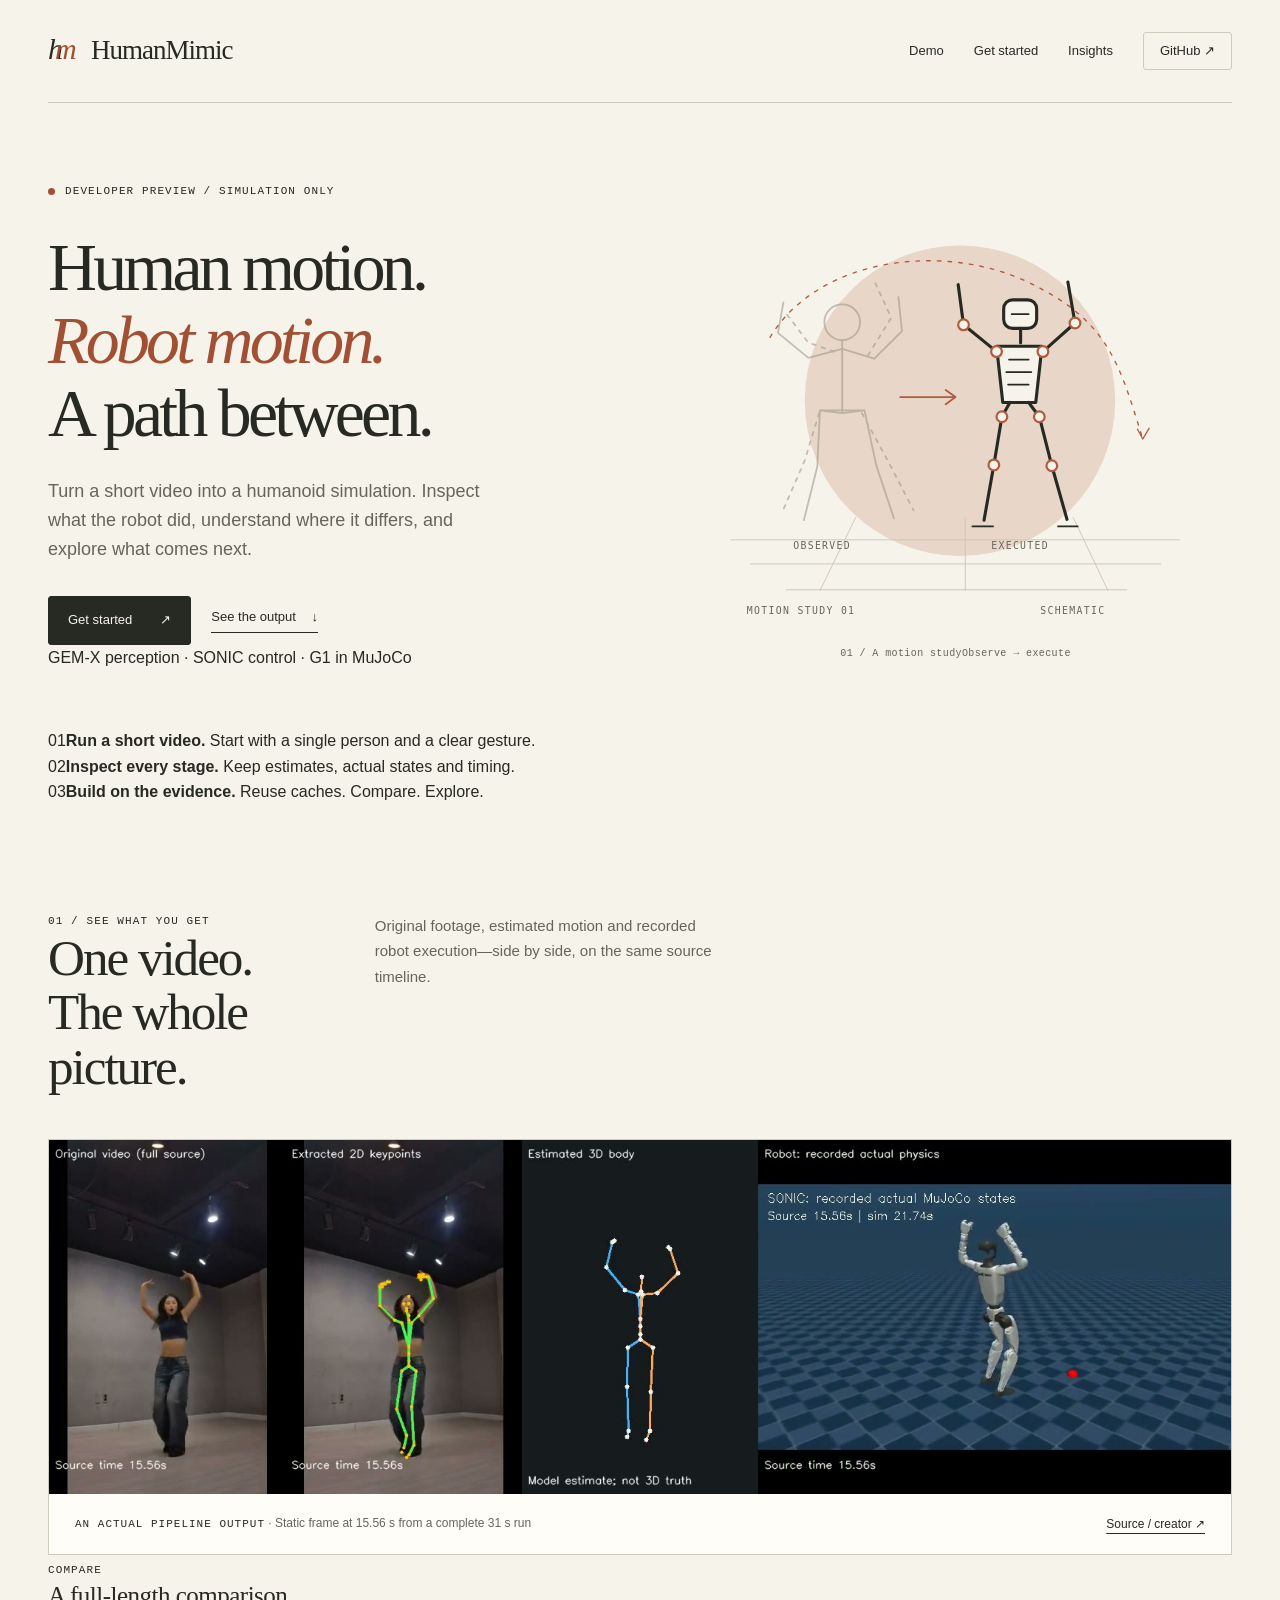
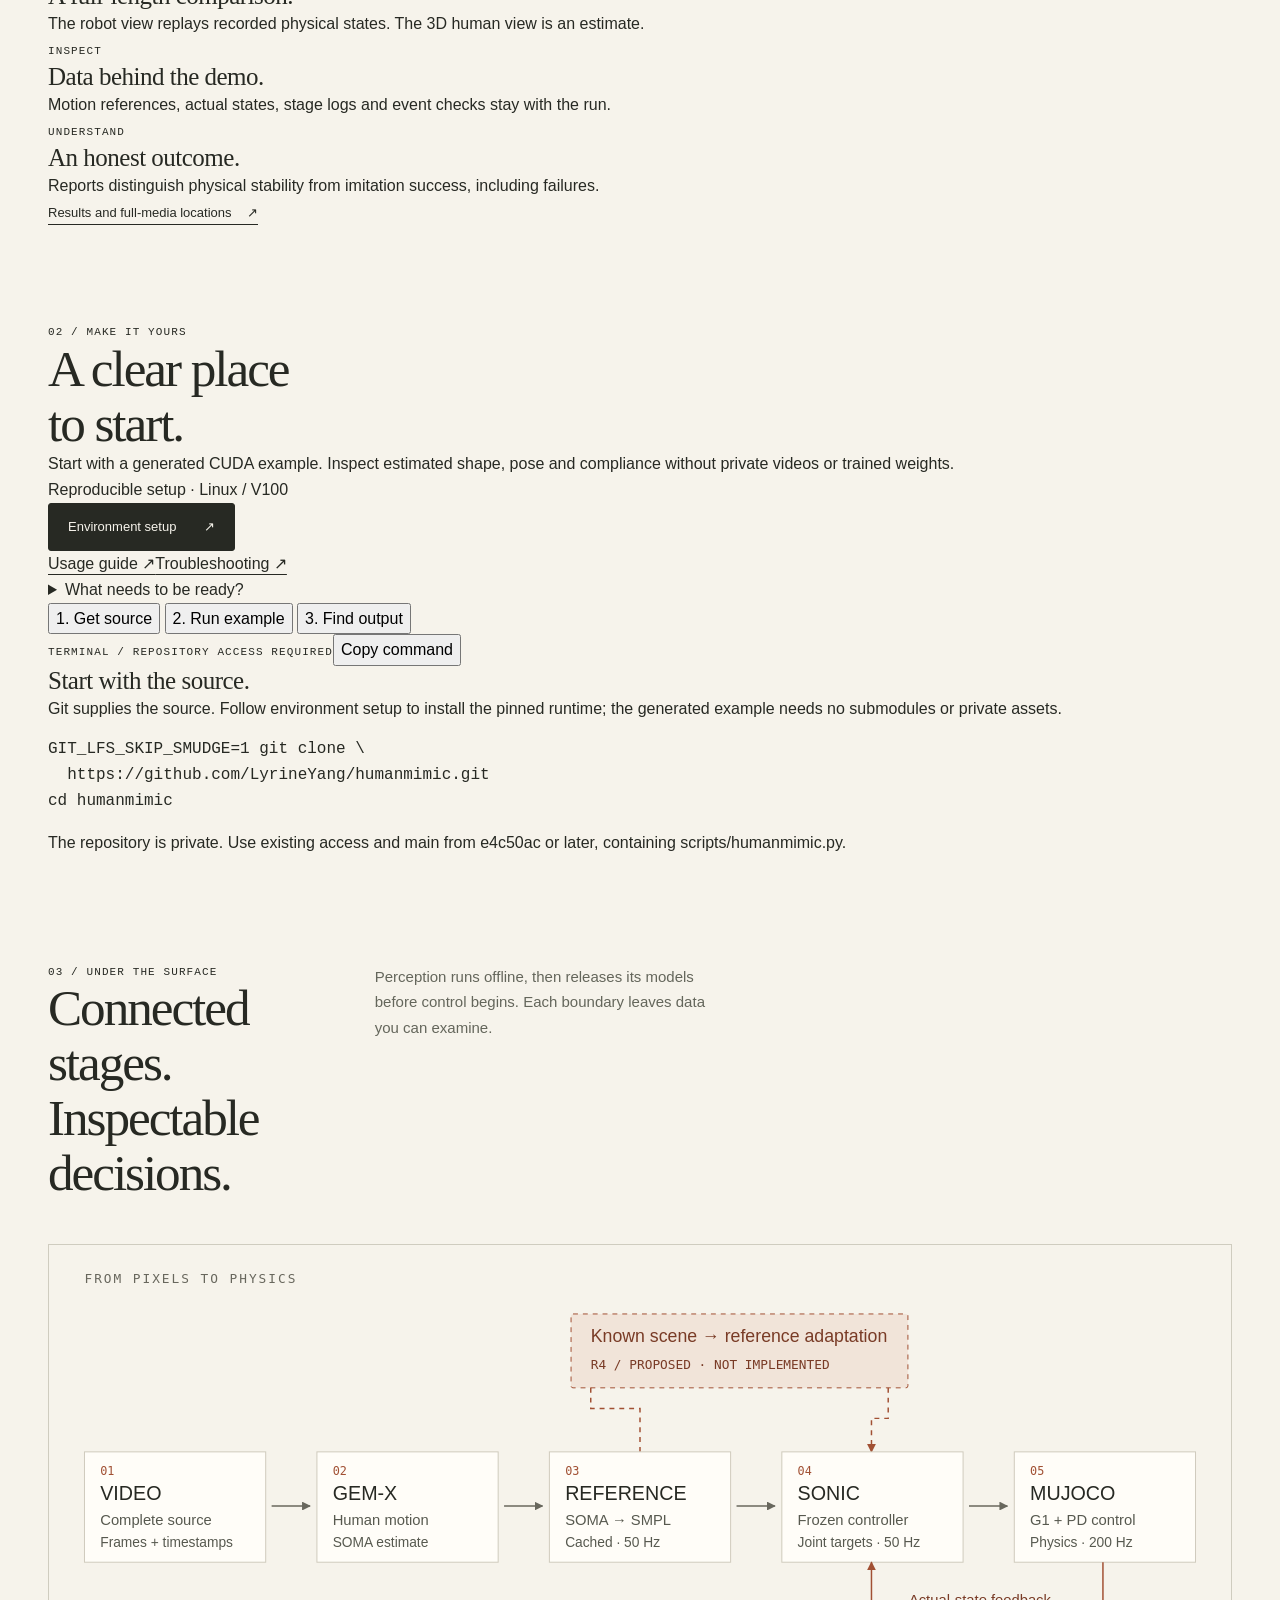
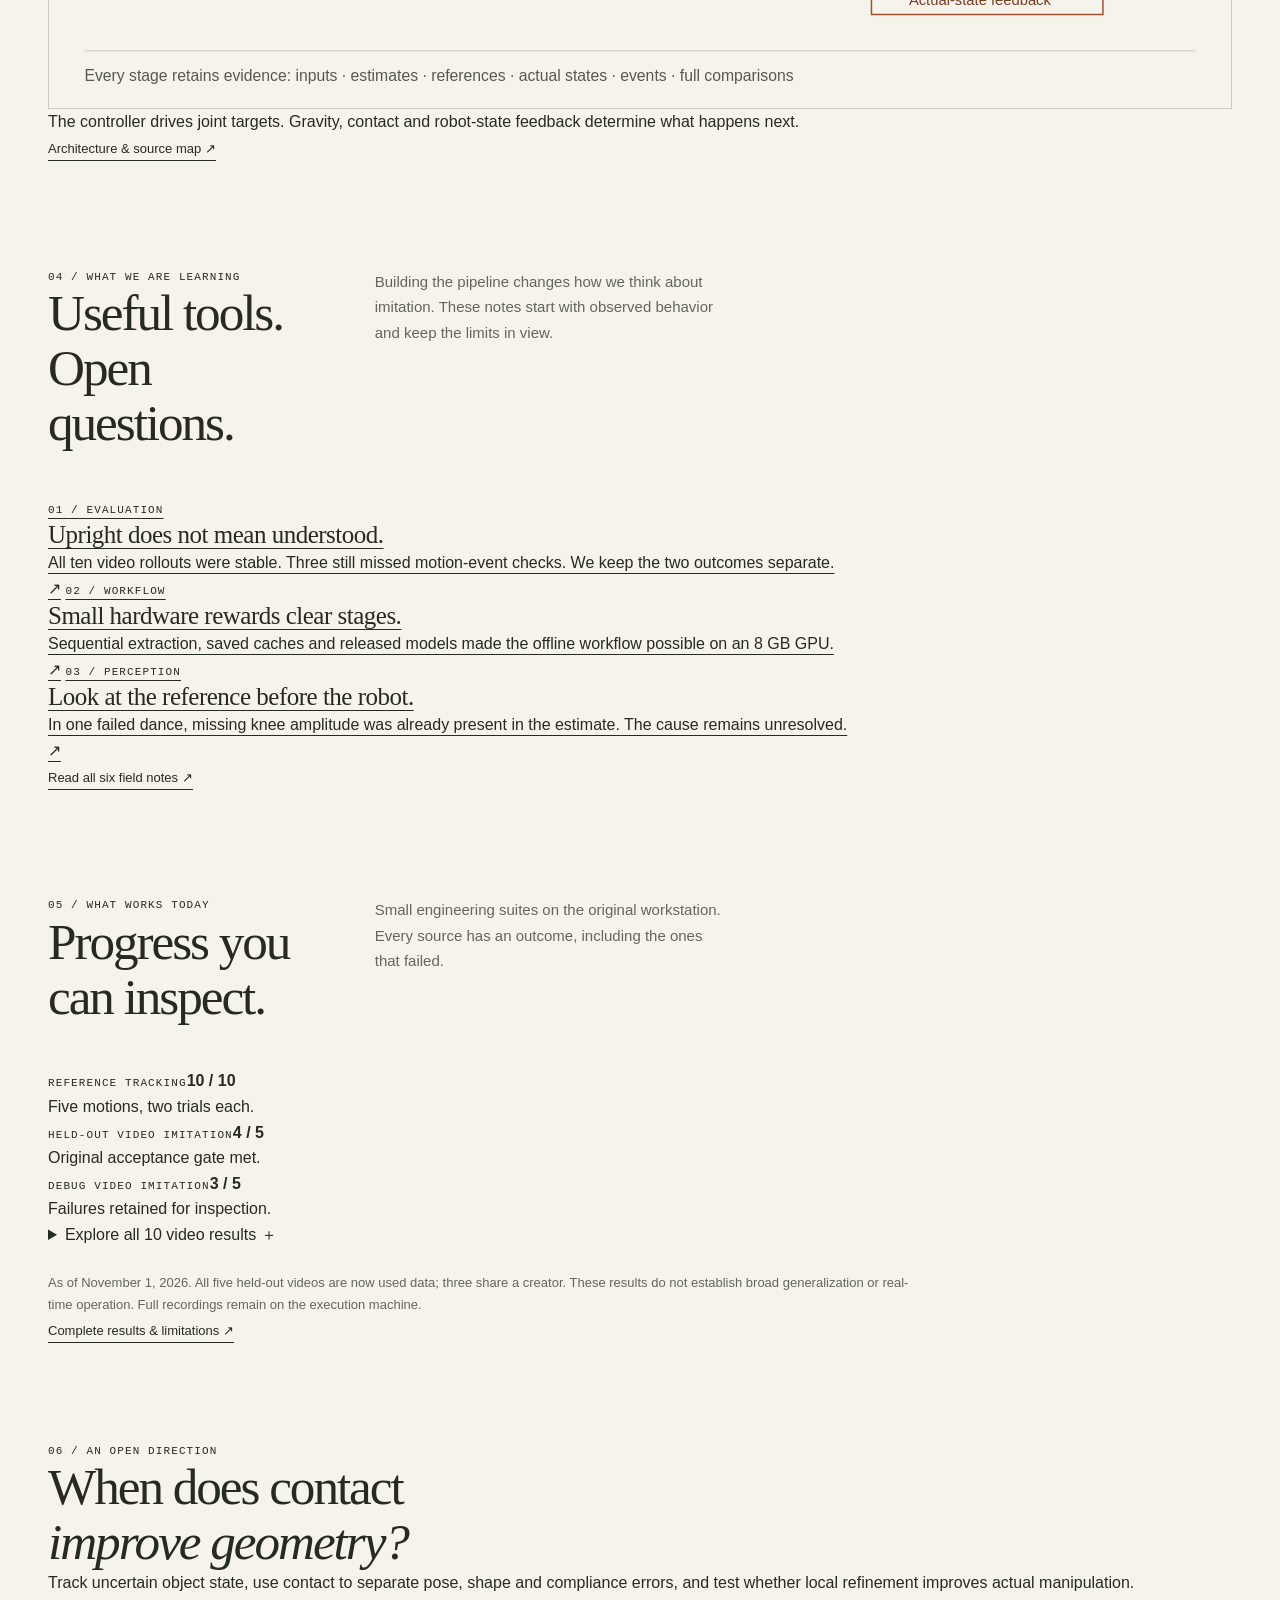
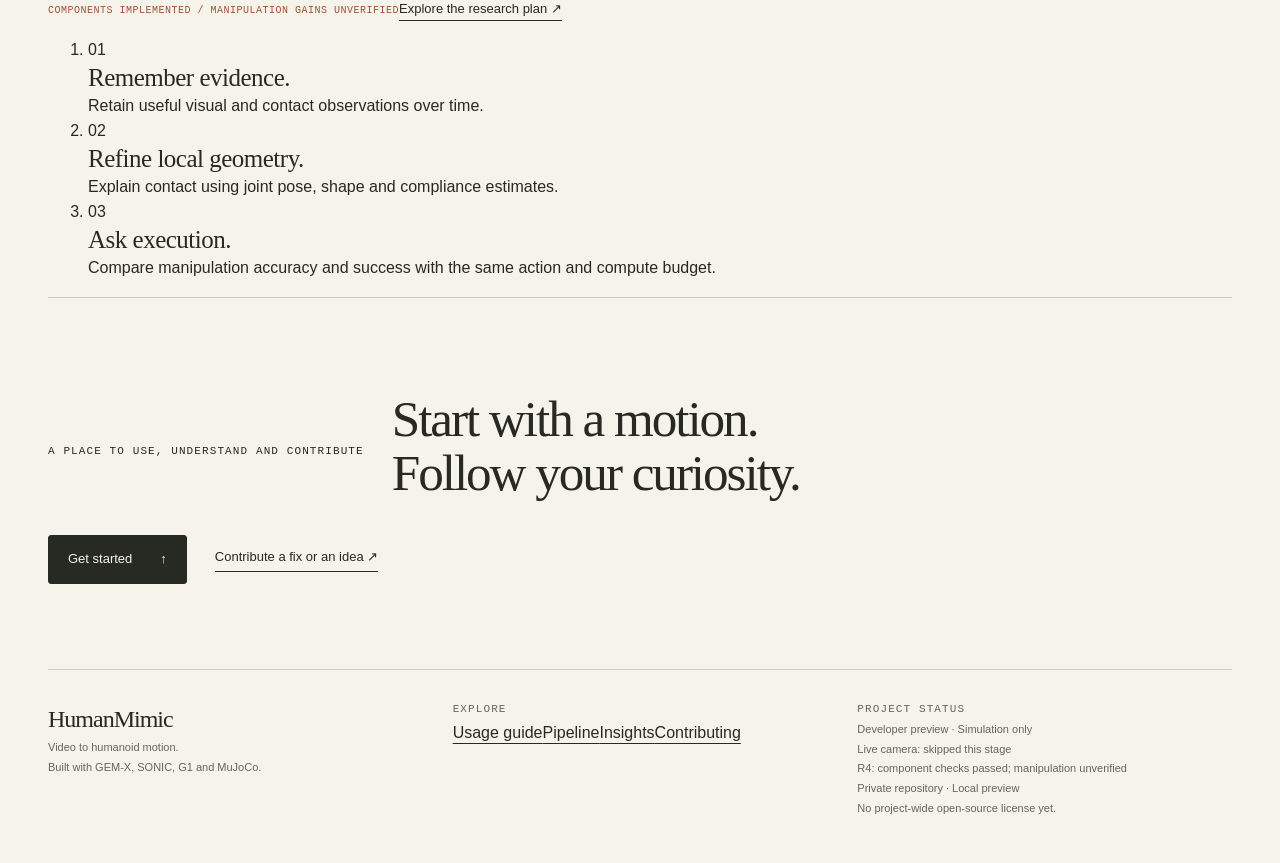
<file: website/index.html>
<!doctype html>
<html lang="en">
<head>
  <meta charset="utf-8">
  <meta name="viewport" content="width=device-width, initial-scale=1">
  <meta name="description" content="Turn a short human-motion video into a G1 simulation you can inspect. Get started with HumanMimic, explore the pipeline, and learn from real execution.">
  <meta name="theme-color" content="#f6f3eb">
  <title>HumanMimic — Video to humanoid motion</title>
  <link rel="icon" href="favicon.svg" type="image/svg+xml">
  <link rel="stylesheet" href="styles.css">
  <script src="script.js" defer></script>
</head>
<body>
  <a class="skip-link" href="#main">Skip to content</a>
  <header class="site-header wrap">
    <a class="wordmark" href="#top" aria-label="HumanMimic home"><span class="mark" aria-hidden="true">h<span>m</span></span>HumanMimic</a>
    <nav aria-label="Main navigation">
      <a href="#demo">Demo</a><a href="#get-started">Get started</a><a href="#insights">Insights</a>
      <a class="repo-link" href="https://github.com/LyrineYang/humanmimic">GitHub <span aria-hidden="true">↗</span></a>
    </nav>
  </header>
  <main id="main">
    <section class="hero wrap" id="top" aria-labelledby="hero-title">
      <div class="hero-copy">
        <p class="eyebrow"><span class="status-dot" aria-hidden="true"></span> Developer preview / Simulation only</p>
        <h1 id="hero-title">Human motion.<br><em>Robot motion.</em><br>A path between.</h1>
        <p class="hero-intro">Turn a short video into a humanoid simulation. Inspect what the robot did, understand where it differs, and explore what comes next.</p>
        <div class="hero-actions"><a class="button" href="#get-started">Get started <span aria-hidden="true">↗</span></a><a class="text-link" href="#demo">See the output <span aria-hidden="true">↓</span></a></div>
        <p class="hero-meta">GEM-X perception · SONIC control · G1 in MuJoCo</p>
      </div>
      <figure class="motion-study"><img src="../docs/assets/motion-study.svg" alt="Original schematic of an observed human pose and a humanoid pose. Illustration, not experimental output." width="620" height="510"><figcaption><span>01 / A motion study</span><span>Observe → execute</span></figcaption></figure>
    </section>
    <div class="capabilities wrap" aria-label="What you can do">
      <p><span>01</span><strong>Run a short video.</strong> Start with a single person and a clear gesture.</p>
      <p><span>02</span><strong>Inspect every stage.</strong> Keep estimates, actual states and timing.</p>
      <p><span>03</span><strong>Build on the evidence.</strong> Reuse caches. Compare. Explore.</p>
    </div>

    <section class="section wrap" id="demo" aria-labelledby="demo-title">
      <div class="section-heading"><div><p class="eyebrow">01 / See what you get</p><h2 id="demo-title">One video.<br>The whole picture.</h2></div><p>Original footage, estimated motion and recorded robot execution—side by side, on the same source timeline.</p></div>
      <figure class="demo-figure">
        <a href="../docs/assets/demo-frame.jpg" aria-label="Open the full-size comparison frame"><img src="../docs/assets/demo-frame.jpg" alt="Original dance footage, estimated 2D keypoints, estimated 3D skeleton and recorded G1 simulation, all at source time 15.56 seconds." width="1280" height="384" loading="lazy"></a>
        <figcaption><span><b>An actual pipeline output</b> · Static frame at 15.56 s from a complete 31 s run</span><a href="https://www.youtube.com/watch?v=gRexOgq8h-8">Source / creator <span aria-hidden="true">↗</span></a></figcaption>
      </figure>
      <div class="output-notes"><div><span class="eyebrow">Compare</span><h3>A full-length comparison.</h3><p>The robot view replays recorded physical states. The 3D human view is an estimate.</p></div><div><span class="eyebrow">Inspect</span><h3>Data behind the demo.</h3><p>Motion references, actual states, stage logs and event checks stay with the run.</p></div><div><span class="eyebrow">Understand</span><h3>An honest outcome.</h3><p>Reports distinguish physical stability from imitation success, including failures.</p></div></div>
      <a class="text-link" href="https://github.com/LyrineYang/humanmimic/blob/main/docs/results.md">Results and full-media locations <span aria-hidden="true">↗</span></a>
    </section>

    <section class="start-section" id="get-started" aria-labelledby="start-title"><div class="wrap start-grid">
      <div class="start-copy"><p class="eyebrow">02 / Make it yours</p><h2 id="start-title">A clear place<br>to start.</h2><p class="section-intro">Start with a generated CUDA example. Inspect estimated shape, pose and compliance without private videos or trained weights.</p>
        <p class="setup-label">Reproducible setup · Linux / V100</p>
        <a class="button" href="https://github.com/LyrineYang/humanmimic/blob/main/docs/getting-started.md">Environment setup <span aria-hidden="true">↗</span></a>
        <div class="start-links"><a href="https://github.com/LyrineYang/humanmimic/blob/main/docs/usage.md">Usage guide ↗</a><a href="https://github.com/LyrineYang/humanmimic/blob/main/docs/troubleshooting.md">Troubleshooting ↗</a></div>
        <details class="runtime-note"><summary>What needs to be ready?</summary><p>The supported example uses Linux x86_64, a V100, a compatible NVIDIA driver and 20 GiB free disk. Pinned archives rebuild a separate Conda prefix; activation excludes outside Python packages and stale library paths.</p><p>Full R1/R2 video imitation needs its own environments and licensed assets. R2 read-only target diagnosis works independently of the original WSL boot identity; actual execution keeps its original protection.</p><a href="../docs/getting-started.md">Setup and target profiles ↗</a></details>
      </div>
      <div class="recipes">
        <div class="recipe-tabs" role="tablist" aria-label="Getting started steps" hidden>
          <button id="tab-source" type="button" role="tab" aria-controls="recipe-source" aria-selected="true" data-recipe="source">1. Get source</button>
          <button id="tab-check" type="button" role="tab" aria-controls="recipe-check" aria-selected="false" tabindex="-1" data-recipe="check">2. Run example</button>
          <button id="tab-output" type="button" role="tab" aria-controls="recipe-output" aria-selected="false" tabindex="-1" data-recipe="output">3. Find output</button>
        </div>
        <section class="recipe-panel" id="recipe-source" aria-labelledby="source-title">
          <div class="recipe-heading"><span class="eyebrow">Terminal / Repository access required</span><button class="copy-button" type="button" data-copy="source-code" hidden>Copy command</button></div>
          <h3 id="source-title">Start with the source.</h3><p>Git supplies the source. Follow environment setup to install the pinned runtime; the generated example needs no submodules or private assets.</p>
          <pre tabindex="0" aria-label="Clone command"><code id="source-code">GIT_LFS_SKIP_SMUDGE=1 git clone \
  https://github.com/LyrineYang/humanmimic.git
cd humanmimic</code></pre>
          <p class="recipe-footnote">The repository is private. Use existing access and main from e4c50ac or later, containing scripts/humanmimic.py.</p>
        </section>
        <section class="recipe-panel" id="recipe-check" aria-labelledby="check-title">
          <div class="recipe-heading"><span class="eyebrow">Terminal / Prepared runtime</span><button class="copy-button" type="button" data-copy="check-code" hidden>Copy command</button></div>
          <h3 id="check-title">Run the generated example.</h3><p>After setup, select an available V100 UUID with nvidia-smi. The example generates its own observations.</p>
          <pre tabindex="0" aria-label="CUDA example command"><code id="check-code">source scripts/activate-r4-research.sh
python3 scripts/humanmimic.py doctor --target r4-v100
python scripts/humanmimic.py example \
  --gpu GPU-... --output runs/my-first-example</code></pre>
          <p class="recipe-footnote">Replace GPU-... with a currently available UUID. No CPU estimator fallback. This is analytic reconstruction, not robot execution; see the usage guide for the separate video pipeline.</p>
        </section>
        <section class="recipe-panel" id="recipe-output" aria-labelledby="output-title">
          <div class="recipe-heading"><span class="eyebrow">Output / Your run directory</span></div>
          <h3 id="output-title">Open the report first.</h3><p>The example saves its inputs, estimates and independent analytic metrics in the output directory you select.</p>
          <pre tabindex="0" aria-label="Run output directory"><code>my-first-example/
├── REPORT.md
├── comparison.svg
├── result.json
├── public-observations/
├── estimation/
└── private-evaluation/</code></pre>
          <p class="recipe-footnote">Read execution, task and research acceptance separately. A completed example is not a grasping claim. <a href="../docs/usage.md#cuda-example-and-results">Understand each artifact ↗</a></p>
        </section>
        <p class="copy-status" role="status" aria-live="polite"></p>
      </div>
    </div></section>

    <section class="section wrap" id="pipeline" aria-labelledby="pipeline-title">
      <div class="section-heading"><div><p class="eyebrow">03 / Under the surface</p><h2 id="pipeline-title">Connected stages.<br>Inspectable decisions.</h2></div><p>Perception runs offline, then releases its models before control begins. Each boundary leaves data you can examine.</p></div>
      <div class="pipeline-image" tabindex="0" role="region" aria-label="Pipeline diagram; scroll horizontally on small screens"><img src="../docs/assets/pipeline.svg" alt="Video to GEM-X to SOMA/SMPL reference to frozen SONIC to G1 in MuJoCo. Actual-state feedback closes the control loop. The dashed known-scene branch is a historical baseline; current R4 studies contact-informed dexterous interaction." width="1200" height="470" loading="lazy"></div>
      <div class="pipeline-caption"><p>The controller drives joint targets. Gravity, contact and robot-state feedback determine what happens next.</p><a class="text-link" href="https://github.com/LyrineYang/humanmimic/blob/main/docs/architecture.md">Architecture &amp; source map ↗</a></div>
    </section>

    <section class="insights-section" id="insights" aria-labelledby="insights-title"><div class="wrap">
      <div class="section-heading"><div><p class="eyebrow">04 / What we are learning</p><h2 id="insights-title">Useful tools.<br>Open questions.</h2></div><p>Building the pipeline changes how we think about imitation. These notes start with observed behavior and keep the limits in view.</p></div>
      <div class="insight-list">
        <a class="insight" href="https://github.com/LyrineYang/humanmimic/blob/main/docs/insights.md#01--staying-upright-is-only-one-part-of-imitation"><span class="eyebrow">01 / Evaluation</span><div><h3>Upright does not mean understood.</h3><p>All ten video rollouts were stable. Three still missed motion-event checks. We keep the two outcomes separate.</p></div><span class="insight-arrow" aria-hidden="true">↗</span></a>
        <a class="insight" href="https://github.com/LyrineYang/humanmimic/blob/main/docs/insights.md#04--memory-pressure-is-also-a-scheduling-problem"><span class="eyebrow">02 / Workflow</span><div><h3>Small hardware rewards clear stages.</h3><p>Sequential extraction, saved caches and released models made the offline workflow possible on an 8 GB GPU.</p></div><span class="insight-arrow" aria-hidden="true">↗</span></a>
        <a class="insight" href="https://github.com/LyrineYang/humanmimic/blob/main/docs/insights.md#05--a-monocular-estimate-is-not-the-humans-ground-truth"><span class="eyebrow">03 / Perception</span><div><h3>Look at the reference before the robot.</h3><p>In one failed dance, missing knee amplitude was already present in the estimate. The cause remains unresolved.</p></div><span class="insight-arrow" aria-hidden="true">↗</span></a>
      </div>
      <a class="text-link" href="https://github.com/LyrineYang/humanmimic/blob/main/docs/insights.md">Read all six field notes ↗</a>
    </div></section>

    <section class="section wrap" id="results" aria-labelledby="results-title">
      <div class="section-heading"><div><p class="eyebrow">05 / What works today</p><h2 id="results-title">Progress you<br>can inspect.</h2></div><p>Small engineering suites on the original workstation. Every source has an outcome, including the ones that failed.</p></div>
      <div class="result-summary"><div><span class="eyebrow">Reference tracking</span><strong>10 / 10</strong><p>Five motions, two trials each.</p></div><div><span class="eyebrow">Held-out video imitation</span><strong>4 / 5</strong><p>Original acceptance gate met.</p></div><div><span class="eyebrow">Debug video imitation</span><strong>3 / 5</strong><p>Failures retained for inspection.</p></div></div>
      <details class="all-results"><summary>Explore all 10 video results <span aria-hidden="true">＋</span></summary>
        <div class="results-toolbar"><div class="filters" role="group" aria-label="Filter video results" hidden><button type="button" data-filter="all" aria-pressed="true">All videos</button><button type="button" data-filter="heldout" aria-pressed="false">Held-out</button><button type="button" data-filter="debug" aria-pressed="false">Debug</button></div><p id="result-count" role="status" aria-live="polite">10 videos · 7 passed · 3 failed</p></div>
        <div class="table-scroll" tabindex="0" role="region" aria-label="Complete R2 results; scroll horizontally on small screens"><table><caption class="visually-hidden">All R2 video sources, events and acceptance outcomes</caption><thead><tr><th scope="col">Source ↗</th><th scope="col">Split</th><th scope="col">Motion</th><th scope="col">Events</th><th scope="col">Outcome</th></tr></thead><tbody>
<tr data-split="debug"><th scope="row"><a href="https://www.youtube.com/watch?v=QqvZAUEOrAQ">QqvZAUEOrAQ <span aria-hidden="true">↗</span></a></th><td>debug</td><td>dance</td><td>6 / 6</td><td><span class="result passed">passed</span></td></tr>
<tr data-split="debug"><th scope="row"><a href="https://www.youtube.com/watch?v=0EpP3pYUYTk">0EpP3pYUYTk <span aria-hidden="true">↗</span></a></th><td>debug</td><td>lower body</td><td>7 / 7</td><td><span class="result passed">passed</span></td></tr>
<tr data-split="debug"><th scope="row"><a href="https://www.youtube.com/watch?v=vTx_ldn6MCA">vTx_ldn6MCA <span aria-hidden="true">↗</span></a></th><td>debug</td><td>upper body</td><td>3 / 4</td><td><span class="result failed">failed</span></td></tr>
<tr data-split="debug"><th scope="row"><a href="https://www.youtube.com/watch?v=6uqztDO_7kQ">6uqztDO_7kQ <span aria-hidden="true">↗</span></a></th><td>debug</td><td>stepping</td><td>0 / 6</td><td><span class="result failed">failed</span></td></tr>
<tr data-split="debug"><th scope="row"><a href="https://www.youtube.com/watch?v=2e_7XBmpw14">2e_7XBmpw14 <span aria-hidden="true">↗</span></a></th><td>debug</td><td>dance</td><td>5 / 5</td><td><span class="result passed">passed</span></td></tr>
<tr data-split="heldout"><th scope="row"><a href="https://www.youtube.com/watch?v=ROZy7jawHf4">ROZy7jawHf4 <span aria-hidden="true">↗</span></a></th><td>heldout</td><td>trunk</td><td>8 / 8</td><td><span class="result passed">passed</span></td></tr>
<tr data-split="heldout"><th scope="row"><a href="https://www.youtube.com/watch?v=U7Nrwyu6Uqo">U7Nrwyu6Uqo <span aria-hidden="true">↗</span></a></th><td>heldout</td><td>lower body</td><td>6 / 6</td><td><span class="result passed">passed</span></td></tr>
<tr data-split="heldout"><th scope="row"><a href="https://www.youtube.com/watch?v=gRexOgq8h-8">gRexOgq8h-8 <span aria-hidden="true">↗</span></a></th><td>heldout</td><td>dance</td><td>6 / 6</td><td><span class="result passed">passed</span></td></tr>
<tr data-split="heldout"><th scope="row"><a href="https://www.youtube.com/watch?v=dIfUVvoVXRM">dIfUVvoVXRM <span aria-hidden="true">↗</span></a></th><td>heldout</td><td>dance</td><td>5 / 5</td><td><span class="result passed">passed</span></td></tr>
<tr data-split="heldout"><th scope="row"><a href="https://www.youtube.com/watch?v=GP4YqDYMmcI">GP4YqDYMmcI <span aria-hidden="true">↗</span></a></th><td>heldout</td><td>dance</td><td>5 / 6</td><td><span class="result failed">failed</span></td></tr>
        </tbody></table></div>
      </details>
      <p class="results-context">As of November 1, 2026. All five held-out videos are now used data; three share a creator. These results do not establish broad generalization or real-time operation. Full recordings remain on the execution machine.</p>
      <a class="text-link" href="https://github.com/LyrineYang/humanmimic/blob/main/docs/results.md">Complete results &amp; limitations ↗</a>
    </section>

    <section class="next-section" id="exploration" aria-labelledby="next-title"><div class="wrap next-grid"><div><p class="eyebrow">06 / An open direction</p><h2 id="next-title">When does contact<br><em>improve geometry?</em></h2><p class="section-intro">Track uncertain object state, use contact to separate pose, shape and compliance errors, and test whether local refinement improves actual manipulation.</p><span class="proposal-label">Components implemented / Manipulation gains unverified</span><a class="text-link" href="https://github.com/LyrineYang/humanmimic/blob/main/docs/research.md">Explore the research plan ↗</a></div><ol class="next-steps"><li><span>01</span><div><h3>Remember evidence.</h3><p>Retain useful visual and contact observations over time.</p></div></li><li><span>02</span><div><h3>Refine local geometry.</h3><p>Explain contact using joint pose, shape and compliance estimates.</p></div></li><li><span>03</span><div><h3>Ask execution.</h3><p>Compare manipulation accuracy and success with the same action and compute budget.</p></div></li></ol></div></section>

    <section class="closing wrap"><div><p class="eyebrow">A place to use, understand and contribute</p><h2>Start with a motion.<br>Follow your curiosity.</h2></div><div class="closing-links"><a class="button" href="#get-started">Get started <span aria-hidden="true">↑</span></a><a class="text-link" href="https://github.com/LyrineYang/humanmimic/blob/main/CONTRIBUTING.md">Contribute a fix or an idea ↗</a></div></section>
  </main>
  <footer class="site-footer wrap"><div><a class="wordmark" href="#top">HumanMimic</a><p>Video to humanoid motion.<br>Built with GEM-X, SONIC, G1 and MuJoCo.</p></div><div><p class="eyebrow">Explore</p><a href="https://github.com/LyrineYang/humanmimic/blob/main/docs/usage.md">Usage guide</a><a href="#pipeline">Pipeline</a><a href="#insights">Insights</a><a href="https://github.com/LyrineYang/humanmimic/blob/main/CONTRIBUTING.md">Contributing</a></div><div><p class="eyebrow">Project status</p><p>Developer preview · Simulation only<br>Live camera: skipped this stage<br>R4: component checks passed; manipulation unverified</p><p class="footer-meta">Private repository · Local preview<br>No project-wide open-source license yet.</p></div></footer>
</body>
</html>
</file>
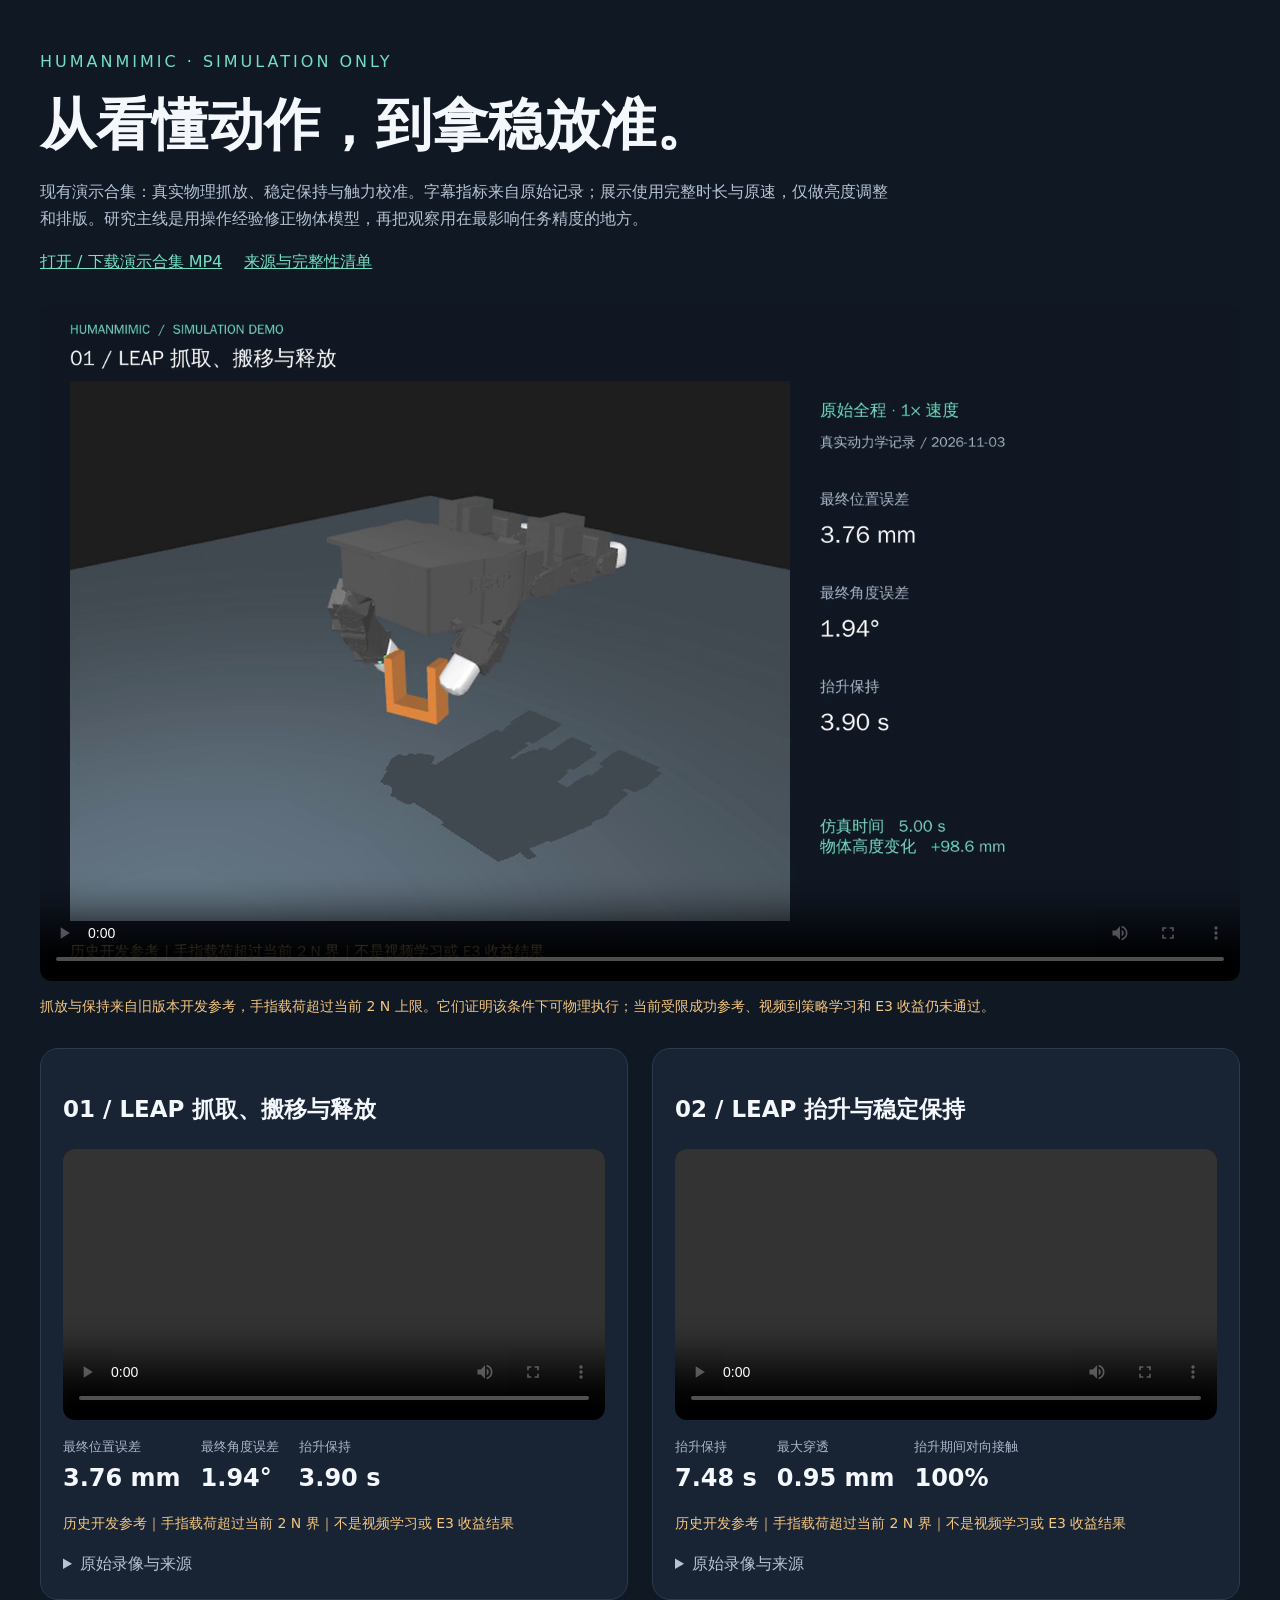
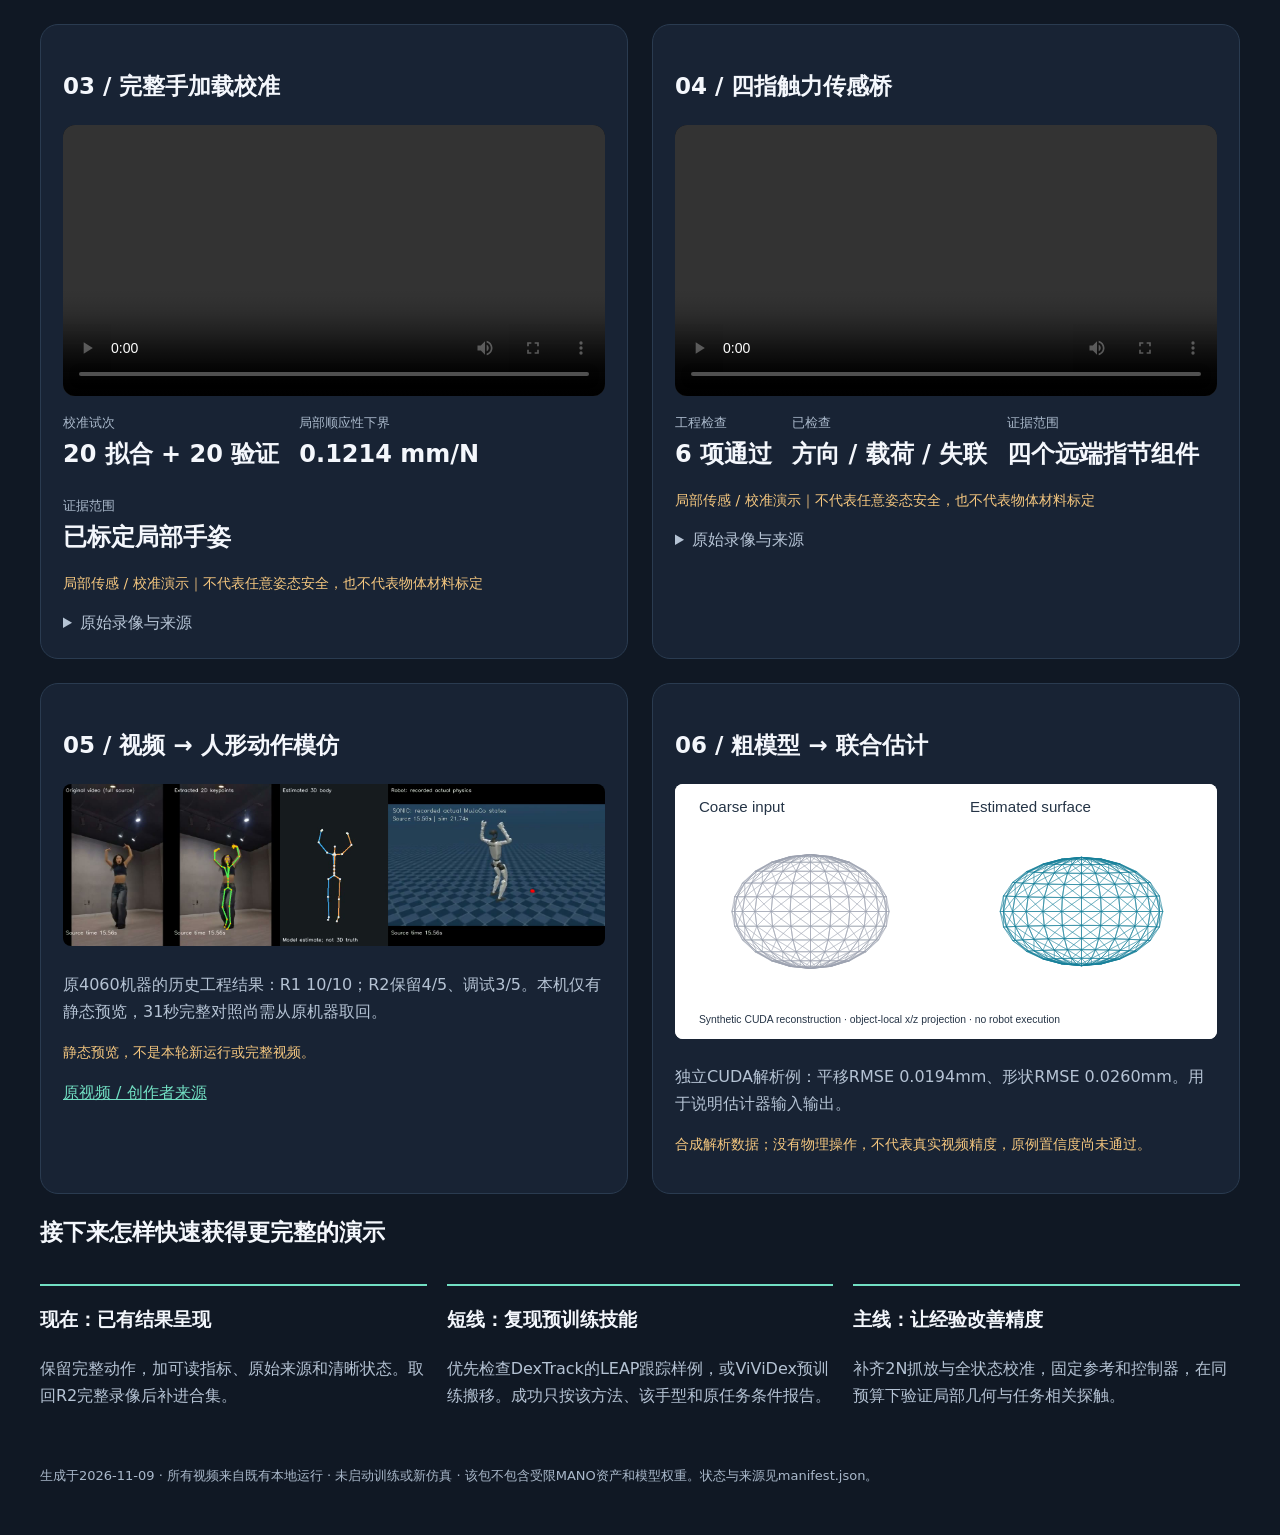
<file: runs/demo-showcase-20261109-01/index.html>
<!doctype html><html lang="zh-CN"><meta charset="utf-8">
<meta name="viewport" content="width=device-width,initial-scale=1"><title>HumanMimic — Demo Showcase</title>
<style>body{margin:0;background:#101824;color:#f4f7fc;font:16px/1.7 system-ui,sans-serif}main{max-width:1200px;margin:auto;padding:48px 24px}a{color:#72dfc3}h1{font-size:clamp(30px,5vw,56px);line-height:1.3;margin:14px 0}h2{font-size:23px}h3{margin-top:0}.eyebrow{letter-spacing:3px;color:#72dfc3}p{color:#b5c3d4}video{display:block;width:100%;border-radius:12px;background:#080d15}.lead{max-width:850px}.hero{margin:30px 0}.actions{display:flex;gap:22px;flex-wrap:wrap}.grid{display:grid;grid-template-columns:repeat(auto-fit,minmax(440px,1fr));gap:24px}article{background:#182334;padding:22px;border:1px solid #2a3b50;border-radius:18px}.metrics{display:flex;gap:20px;flex-wrap:wrap;padding-top:16px}.metrics span{display:block;color:#a9b8ca;font-size:13px}.metrics b{font-size:24px}.note{color:#f5c77f;font-size:14px}.path{word-break:break-all;font-size:12px}img{max-width:100%;border-radius:8px}.still{background:white}.steps{display:grid;grid-template-columns:repeat(3,1fr);gap:20px;margin:32px 0}.steps>div{border-top:2px solid #72dfc3;padding-top:18px}details{color:#b5c3d4}footer{margin-top:40px;font-size:13px;color:#a9b8ca}@media(max-width:600px){.grid,.steps{grid-template-columns:1fr}main{padding:25px 15px}}</style>
<main><div class="eyebrow">HUMANMIMIC · SIMULATION ONLY</div><h1>从看懂动作，到拿稳放准。</h1>
<p class="lead">现有演示合集：真实物理抓放、稳定保持与触力校准。字幕指标来自原始记录；展示使用完整时长与原速，仅做亮度调整和排版。研究主线是用操作经验修正物体模型，再把观察用在最影响任务精度的地方。</p>
<div class="actions"><a href="media/showcase.mp4">打开 / 下载演示合集 MP4</a><a href="manifest.json">来源与完整性清单</a></div>
<section class="hero"><video controls preload="metadata" poster="media/poster.png" src="media/showcase.mp4"></video>
<p class="note">抓放与保持来自旧版本开发参考，手指载荷超过当前 2 N 上限。它们证明该条件下可物理执行；当前受限成功参考、视频到策略学习和 E3 收益仍未通过。</p></section>
<div class="grid"><article><h2>01 / LEAP 抓取、搬移与释放</h2><video controls preload="metadata" src="media/place.mp4"></video><div class="metrics"><div><span>最终位置误差</span><b>3.76 mm</b></div><div><span>最终角度误差</span><b>1.94°</b></div><div><span>抬升保持</span><b>3.90 s</b></div></div><p class="note">历史开发参考｜手指载荷超过当前 2 N 界｜不是视频学习或 E3 收益结果</p><details><summary>原始录像与来源</summary><a href="media/original-place.mp4">原始全程 MP4</a><p class="path">runs/r4-prerequisites-live-20261103-01/physical-u_handle-110-place-calibrated-01/private-evaluation/actual-execution.mp4</p><p class="path">SHA256 6cf3bca768afc6740b6ee9949433d9459bccff2453c5f454db64ffc8fb0ac022</p></details></article><article><h2>02 / LEAP 抬升与稳定保持</h2><video controls preload="metadata" src="media/hold.mp4"></video><div class="metrics"><div><span>抬升保持</span><b>7.48 s</b></div><div><span>最大穿透</span><b>0.95 mm</b></div><div><span>抬升期间对向接触</span><b>100%</b></div></div><p class="note">历史开发参考｜手指载荷超过当前 2 N 界｜不是视频学习或 E3 收益结果</p><details><summary>原始录像与来源</summary><a href="media/original-hold.mp4">原始全程 MP4</a><p class="path">runs/r4-prerequisites-live-20261103-01/physical-u_handle-110-07-c01/private-evaluation/actual-execution.mp4</p><p class="path">SHA256 b3ce9811629fb2f8dbbe24d7ec80b27046a613e77e032bde5386999c960e54ad</p></details></article><article><h2>03 / 完整手加载校准</h2><video controls preload="metadata" src="media/load.mp4"></video><div class="metrics"><div><span>校准试次</span><b>20 拟合 + 20 验证</b></div><div><span>局部顺应性下界</span><b>0.1214 mm/N</b></div><div><span>证据范围</span><b>已标定局部手姿</b></div></div><p class="note">局部传感 / 校准演示｜不代表任意姿态安全，也不代表物体材料标定</p><details><summary>原始录像与来源</summary><a href="media/original-load.mp4">原始全程 MP4</a><p class="path">runs/r4-prerequisites-live-20261103-01/full-hand-gravity-40/full-hand-load.mp4</p><p class="path">SHA256 82a519f057f5ba1e3d4dd30947837346c32724fa766d4ba311f51966a805117e</p></details></article><article><h2>04 / 四指触力传感桥</h2><video controls preload="metadata" src="media/touch.mp4"></video><div class="metrics"><div><span>工程检查</span><b>6 项通过</b></div><div><span>已检查</span><b>方向 / 载荷 / 失联</b></div><div><span>证据范围</span><b>四个远端指节组件</b></div></div><p class="note">局部传感 / 校准演示｜不代表任意姿态安全，也不代表物体材料标定</p><details><summary>原始录像与来源</summary><a href="media/original-touch.mp4">原始全程 MP4</a><p class="path">runs/r4-prerequisites-live-20261103-01/p1-native-fixed/actual-four-pad-execution.mp4</p><p class="path">SHA256 0bd2be5101929fa52f0b3c015f6e99b4f5f50393ea0a89a82c049663675e927a</p></details></article><article><h2>05 / 视频 → 人形动作模仿</h2><img src="media/r2-preview.jpg" alt="原视频、2D关键点、3D人体和真实G1仿真的历史对照帧">
<p>原4060机器的历史工程结果：R1 10/10；R2保留4/5、调试3/5。本机仅有静态预览，31秒完整对照尚需从原机器取回。</p>
<p class="note">静态预览，不是本轮新运行或完整视频。</p><a href="https://www.youtube.com/watch?v=gRexOgq8h-8">原视频 / 创作者来源</a></article>
<article><h2>06 / 粗模型 → 联合估计</h2><img class="still" src="media/geometry.svg" alt="既有解析例的粗模型与估计表面对照">
<p>独立CUDA解析例：平移RMSE 0.0194mm、形状RMSE 0.0260mm。用于说明估计器输入输出。</p><p class="note">合成解析数据；没有物理操作，不代表真实视频精度，原例置信度尚未通过。</p></article></div>
<h2>接下来怎样快速获得更完整的演示</h2><div class="steps"><div><h3>现在：已有结果呈现</h3><p>保留完整动作，加可读指标、原始来源和清晰状态。取回R2完整录像后补进合集。</p></div><div><h3>短线：复现预训练技能</h3><p>优先检查DexTrack的LEAP跟踪样例，或ViViDex预训练搬移。成功只按该方法、该手型和原任务条件报告。</p></div><div><h3>主线：让经验改善精度</h3><p>补齐2N抓放与全状态校准，固定参考和控制器，在同预算下验证局部几何与任务相关探触。</p></div></div>
<footer>生成于2026-11-09 · 所有视频来自既有本地运行 · 未启动训练或新仿真 · 该包不包含受限MANO资产和模型权重。状态与来源见manifest.json。</footer></main></html>
</file>
<file: website/styles.css>
:root {
  color-scheme:light;
  --paper:#f6f3eb;
  --ink:#272923;
  --muted:#64665b;
  --rule:#cfccbf;
  --accent:#a15033;
  --sage:#e9ecdf;
  --white:#fffdf8;
  --serif:Georgia,'Times New Roman',serif;
  --sans:Arial,Helvetica,sans-serif;
  --mono:'Courier New',monospace;
  --max:1248px;
}

* {
  box-sizing:border-box;
}

html {
  scroll-behavior:smooth;
  scroll-padding-top:24px;
}

body {
  margin:0;
  background:var(--paper);
  color:var(--ink);
  font-family:var(--sans);
  font-size:16px;
  line-height:1.6;
  -webkit-font-smoothing:antialiased;
}

a {
  color:inherit;
  text-decoration-thickness:1px;
  text-underline-offset:5px;
}

a:hover {
  color:var(--accent);
}

a:focus-visible,button:focus-visible,[tabindex]:focus-visible {
  outline:2px solid var(--accent);
  outline-offset:5px;
}

button {
  font:inherit;
}

img {
  display:block;
  max-width:100%;
  height:auto;
}

figure,p,h1,h2,h3 {
  margin:0;
}

h1,h2,h3 {
  font-weight:400;
}

h1,h2 {
  font-family:var(--serif);
  line-height:1.07;
  letter-spacing:-.04em;
}

h2 {
  font-size:clamp(36px,4vw,56px);
}

.wrap {
  width:calc(100% - 96px);
  max-width:var(--max);
  margin-inline:auto;
}

.eyebrow {
  font-family:var(--mono);
  font-size:11px;
  font-weight:400;
  line-height:1.6;
  letter-spacing:1.1px;
  text-transform:uppercase;
}

.site-header {
  min-height:103px;
  display:flex;
  justify-content:space-between;
  align-items:center;
  gap:30px;
  border-bottom:1px solid var(--rule);
}

.wordmark {
  font-family:var(--serif);
  font-size:27px;
  letter-spacing:-1px;
  text-decoration:none;
  display:flex;
  align-items:center;
  gap:13px;
  white-space:nowrap;
}

.mark {
  font-family:var(--serif);
  font-style:italic;
  display:inline-flex;
  font-size:30px;
  line-height:1;
  letter-spacing:-8px;
  width:30px;
  transform:translateY(-2px);
}

.mark span {
  color:var(--accent);
}

nav {
  display:flex;
  align-items:center;
  gap:30px;
  font-size:13px;
}

nav a {
  text-decoration:none;
}

.repo-link {
  border:1px solid var(--rule);
  border-radius:3px;
  padding:8px 16px;
}

.hero {
  display:grid;
  grid-template-columns:1.12fr 1fr;
  align-items:center;
  gap:12px;
  padding-block:80px 58px;
}

.hero-copy {
  position:relative;
  z-index:1;
}

.hero .eyebrow {
  display:flex;
  align-items:center;
  gap:10px;
  margin-bottom:30px;
}

.status-dot {
  width:7px;
  height:7px;
  border-radius:50%;
  background:var(--accent);
}

h1 {
  font-size:clamp(46px,5.3vw,76px);
  line-height:1.08;
  letter-spacing:-.055em;
}

h1 em {
  font-weight:400;
  color:var(--accent);
}

.hero-intro {
  font-size:18px;
  line-height:1.6;
  max-width:440px;
  color:var(--muted);
  margin-top:27px;
}

.hero-actions {
  display:flex;
  align-items:center;
  flex-wrap:wrap;
  gap:20px;
  margin-top:32px;
}

.button {
  display:inline-flex;
  gap:28px;
  align-items:center;
  background:var(--ink);
  color:var(--paper);
  border:1px solid var(--ink);
  border-radius:3px;
  font-size:13px;
  text-decoration:none;
  padding:13px 19px;
  transition:background .15s;
}

.button:hover {
  background:var(--accent);
  border-color:var(--accent);
  color:var(--paper);
}

.text-link {
  font-size:13px;
  text-decoration:none;
  border-bottom:1px solid var(--ink);
  padding-bottom:4px;
}

.text-link span {
  margin-left:12px;
}

.motion-study img {
  width:100%;
}

.motion-study figcaption {
  font-family:var(--mono);
  text-align:center;
  font-size:10px;
  letter-spacing:.4px;
  color:var(--muted);
}

.evidence-strip {
  display:grid;
  grid-template-columns:repeat(3,1fr);
  border-block:1px solid var(--rule);
  padding-block:28px 16px;
  gap:0;
}

.evidence-strip>div {
  padding-inline:30px;
  border-right:1px solid var(--rule);
}

.evidence-strip>div:first-child {
  padding-left:0;
}

.evidence-strip>div:nth-child(3) {
  border:0;
}

.evidence-strip strong {
  font-family:var(--serif);
  font-size:46px;
  font-weight:400;
  letter-spacing:-2px;
}

.evidence-strip div p {
  display:flex;
  align-items:baseline;
  gap:16px;
}

.evidence-strip div p span {
  font-size:12px;
  color:var(--muted);
}

.strip-note {
  grid-column:1/-1;
  font-size:11px;
  color:var(--muted);
  margin-top:20px;
}

.section {
  padding-block:100px;
}

.section-heading {
  display:grid;
  grid-template-columns:1fr 1.6fr 1.25fr;
  gap:40px;
  align-items:start;
  margin-bottom:44px;
}

.section-heading .eyebrow {
  padding-top:8px;
}

.section-heading>p:last-child {
  color:var(--muted);
  max-width:350px;
  font-size:15px;
  line-height:1.7;
  padding-top:8px;
}

.demo-figure {
  border:1px solid var(--rule);
  background:var(--white);
}

.demo-figure>img {
  width:100%;
  height:auto;
  aspect-ratio:10/3;
  object-fit:contain;
  background:#171c1b;
}

.demo-figure figcaption {
  display:flex;
  justify-content:space-between;
  align-items:center;
  gap:20px;
  padding:20px 26px;
  color:var(--muted);
  font-size:12px;
}

.demo-figure b {
  font-weight:400;
  color:var(--ink);
  font-family:var(--mono);
  font-size:11px;
  text-transform:uppercase;
  letter-spacing:1px;
}

.demo-figure figcaption a {
  color:var(--ink);
  white-space:nowrap;
}

.demo-notes {
  display:grid;
  grid-template-columns:1fr 1fr;
  gap:80px;
  margin-top:24px;
  color:var(--muted);
  font-size:12px;
  max-width:960px;
}

.method-section {
  padding-block:80px;
  background:var(--sage);
  border-block:1px solid var(--rule);
}

.pipeline-image {
  background:var(--paper);
  border:1px solid var(--rule);
}

.pipeline-image img {
  width:100%;
}

.method-notes {
  list-style:none;
  padding:0;
  margin:40px 0 30px;
  display:grid;
  grid-template-columns:repeat(3,1fr);
  gap:48px;
}

.method-notes li>span {
  font-family:var(--mono);
  font-size:11px;
  color:var(--accent);
}

h3 {
  font-family:var(--serif);
  font-size:25px;
  letter-spacing:-.5px;
  line-height:1.2;
}

.method-notes h3 {
  margin:12px 0;
}

.method-notes p {
  font-size:14px;
  color:var(--muted);
  max-width:300px;
}

.research-section {
  display:grid;
  grid-template-columns:1.2fr 1fr;
  gap:110px;
}

.research-question h2 {
  margin-top:24px;
}

.large-copy {
  font-size:18px;
  line-height:1.7;
  color:var(--muted);
  margin-block:26px;
}

.proposal-label {
  font-family:var(--mono);
  font-size:10px;
  color:var(--accent);
  text-transform:uppercase;
  letter-spacing:.5px;
  margin-bottom:28px;
}

.research-steps {
  padding-top:18px;
}

.research-steps article {
  display:grid;
  grid-template-columns:24px 1fr;
  gap:24px;
  padding-block:25px;
  border-top:1px solid var(--rule);
}

.research-steps article>span {
  font-family:var(--mono);
  font-size:11px;
  color:var(--accent);
  padding-top:4px;
}

.research-steps p {
  font-size:14px;
  line-height:1.65;
  color:var(--muted);
  margin-top:12px;
}

.results-section {
  background:#eeece3;
  padding-block:80px;
  border-block:1px solid var(--rule);
}

.results-toolbar {
  display:flex;
  align-items:center;
  justify-content:space-between;
  gap:16px;
  margin-bottom:22px;
}

.filters {
  display:flex;
  gap:8px;
}

.filters[hidden] {
  display:none;
}

.filters button {
  background:transparent;
  color:var(--muted);
  border:1px solid var(--rule);
  border-radius:3px;
  padding:8px 16px;
  cursor:pointer;
  font-size:12px;
}

.filters button[aria-pressed=true] {
  background:var(--ink);
  border-color:var(--ink);
  color:var(--paper);
}

#result-count {
  font-family:var(--mono);
  font-size:11px;
  color:var(--muted);
}

.table-scroll {
  overflow-x:auto;
}

table {
  border-collapse:collapse;
  width:100%;
  font-size:13px;
}

th,td {
  text-align:left;
  padding:15px 12px;
  border-bottom:1px solid var(--rule);
}

thead th {
  font-family:var(--mono);
  font-size:10px;
  font-weight:400;
  text-transform:uppercase;
  letter-spacing:1px;
  color:var(--muted);
  border-top:1px solid var(--rule);
}

tbody th {
  font-family:var(--mono);
  font-weight:400;
  font-size:12px;
}

tbody a {
  text-decoration:none;
}

tbody td {
  color:var(--muted);
}

tbody tr:hover {
  background:#f6f3eb;
}

.result {
  display:inline-flex;
  align-items:center;
  gap:8px;
  font-family:var(--mono);
  font-size:11px;
}

.result::before {
  content:'';
  width:5px;
  height:5px;
  border-radius:50%;
  background:currentColor;
}

.passed {
  color:#3f6348;
}

.failed {
  color:#9d402c;
}

.results-context {
  font-size:13px;
  color:var(--muted);
  line-height:1.75;
  max-width:880px;
  margin-top:24px;
}

.stage-notes {
  display:grid;
  grid-template-columns:1fr 1fr;
  gap:56px;
  padding-block:30px;
  margin-bottom:24px;
  border-bottom:1px solid var(--rule);
}

.stage-notes p {
  font-size:13px;
  color:var(--muted);
}

.stage-notes span {
  display:block;
  font-family:var(--mono);
  font-size:10px;
  text-transform:uppercase;
  letter-spacing:1px;
}

.stage-notes b {
  display:block;
  font-family:var(--serif);
  font-size:24px;
  font-weight:400;
  color:var(--ink);
  margin-block:8px 4px;
}

.notes-list {
  border-top:1px solid var(--rule);
}

.notes-list a {
  display:grid;
  grid-template-columns:1fr 2.85fr 24px;
  gap:40px;
  align-items:center;
  border-bottom:1px solid var(--rule);
  padding:27px 0;
  text-decoration:none;
}

.notes-list a>span:first-child {
  font-family:var(--mono);
  font-size:11px;
  text-transform:uppercase;
  letter-spacing:1px;
  color:var(--muted);
}

.notes-list a>span:last-child {
  font-size:22px;
}

.notes-list h3 {
  font-size:28px;
}

.closing {
  padding:70px 0 85px;
  border-top:1px solid var(--rule);
}

.closing h2 {
  margin:24px 0 34px;
}

.closing>div {
  display:flex;
  gap:28px;
  align-items:center;
  flex-wrap:wrap;
}

.site-footer {
  border-top:1px solid var(--rule);
  padding-block:30px 44px;
  display:grid;
  grid-template-columns:1fr 1fr 1fr;
  gap:30px;
  align-items:start;
}

.site-footer p {
  font-size:11px;
  color:var(--muted);
  line-height:1.8;
}

.site-footer .wordmark {
  font-size:24px;
}

.skip-link {
  position:fixed;
  left:20px;
  top:-100px;
  z-index:10;
  background:var(--ink);
  color:var(--paper);
  padding:12px;
}

.skip-link:focus {
  top:10px;
}

.visually-hidden {
  position:absolute;
  width:1px;
  height:1px;
  padding:0;
  margin:-1px;
  overflow:hidden;
  clip:rect(0,0,0,0);
  white-space:nowrap;
  border:0;
}

@media(min-width:1500px) {
  .hero {
    padding-block:100px 74px;
  }
}

@media(max-width:1050px) {
  .wrap {
    width:calc(100% - 64px);
  }
  nav {
    gap:20px;
  }
  .hero {
    grid-template-columns:1.1fr .9fr;
    padding-top:60px;
  }
  .hero-intro {
    font-size:16px;
  }
  .hero-actions {
    gap:17px;
  }
  .evidence-strip div p {
    display:block;
  }
  .evidence-strip div p span {
    display:block;
  }
  .section-heading {
    grid-template-columns:.8fr 1.5fr 1.2fr;
    gap:24px;
  }
  .research-section {
    gap:50px;
  }
  .notes-list a {
    grid-template-columns:.7fr 2.85fr 24px;
    gap:24px;
  }
  .site-footer {
    grid-template-columns:.9fr 1fr 1fr;
  }
}

@media(max-width:760px) {
  .wrap {
    width:calc(100% - 40px);
  }
  .site-header {
    min-height:unset;
    display:block;
    padding-block:20px;
  }
  .site-header nav {
    margin-top:18px;
    gap:20px;
    flex-wrap:wrap;
    font-size:12px;
  }
  .repo-link {
    padding:0;
    border:0;
    margin-left:auto;
  }
  .wordmark {
    font-size:25px;
  }
  .hero {
    grid-template-columns:1fr;
    padding-block:48px 30px;
    gap:24px;
  }
  h1 {
    font-size:clamp(43px,9vw,66px);
    max-width:600px;
  }
  .hero .eyebrow {
    font-size:10px;
    margin-bottom:24px;
  }
  .hero-intro {
    max-width:500px;
  }
  .motion-study {
    max-width:480px;
    width:100%;
    margin-inline:auto;
  }
  .motion-study figcaption {
    font-size:9px;
  }
  .evidence-strip {
    grid-template-columns:1fr;
    padding-block:6px 18px;
  }
  .evidence-strip>div,.evidence-strip>div:first-child {
    padding:16px 0;
    border-right:0;
    border-bottom:1px solid var(--rule);
  }
  .evidence-strip>div:nth-child(3) {
    border:0;
  }
  .evidence-strip div p {
    display:flex;
    align-items:baseline;
    gap:18px;
  }
  .evidence-strip strong {
    font-size:38px;
  }
  .strip-note {
    margin-top:8px;
  }
  .section {
    padding-block:62px;
  }
  .section-heading {
    grid-template-columns:1fr;
    gap:18px;
    margin-bottom:30px;
  }
  .section-heading .eyebrow {
    padding:0;
  }
  .section-heading>p:last-child {
    max-width:540px;
    padding:0;
  }
  .demo-figure figcaption {
    display:block;
    padding:16px;
  }
  .demo-figure figcaption a {
    display:inline-block;
    margin-top:12px;
  }
  .demo-notes {
    grid-template-columns:1fr;
    gap:12px;
    margin-top:18px;
  }
  .method-section,.results-section {
    padding-block:60px;
  }
  .pipeline-image {
    overflow-x:auto;
  }
  .pipeline-image img {
    min-width:820px;
  }
  .method-notes {
    grid-template-columns:1fr;
    gap:26px;
    margin-top:28px;
  }
  .method-notes li {
    display:grid;
    grid-template-columns:24px 1fr;
    column-gap:16px;
  }
  .method-notes li>span {
    padding-top:6px;
  }
  .method-notes h3 {
    margin:0 0 8px;
  }
  .method-notes p {
    grid-column:2;
    max-width:500px;
  }
  .research-section {
    grid-template-columns:1fr;
    gap:30px;
  }
  .research-question h2 {
    margin-top:20px;
  }
  .large-copy {
    font-size:17px;
  }
  .research-steps {
    padding:0;
  }
  .results-toolbar {
    align-items:flex-start;
    flex-direction:column;
  }
  table {
    min-width:590px;
  }
  .stage-notes {
    grid-template-columns:1fr;
    gap:24px;
  }
  .notes-list a {
    grid-template-columns:1fr 24px;
    gap:10px;
    padding:24px 0;
  }
  .notes-list a>span:first-child {
    grid-column:1/-1;
  }
  .notes-list h3 {
    font-size:25px;
  }
  .closing {
    padding-block:48px 60px;
  }
  .site-footer {
    grid-template-columns:1fr;
    gap:18px;
    padding-block:28px;
  }
  .hero-actions .text-link {
    font-size:12px;
  }
}

@media(prefers-reduced-motion:reduce) {
  html {
    scroll-behavior:auto;
  }
  * {
    transition:none!important;
  }
}

/* Runtime recipe remains readable without widening the page on small screens. */
.command-example { padding: 22px; background: #e9ede8; border-radius: 10px; overflow-x: auto; max-width: 100%; font-size: 13px; line-height: 1.7; }
</file>
